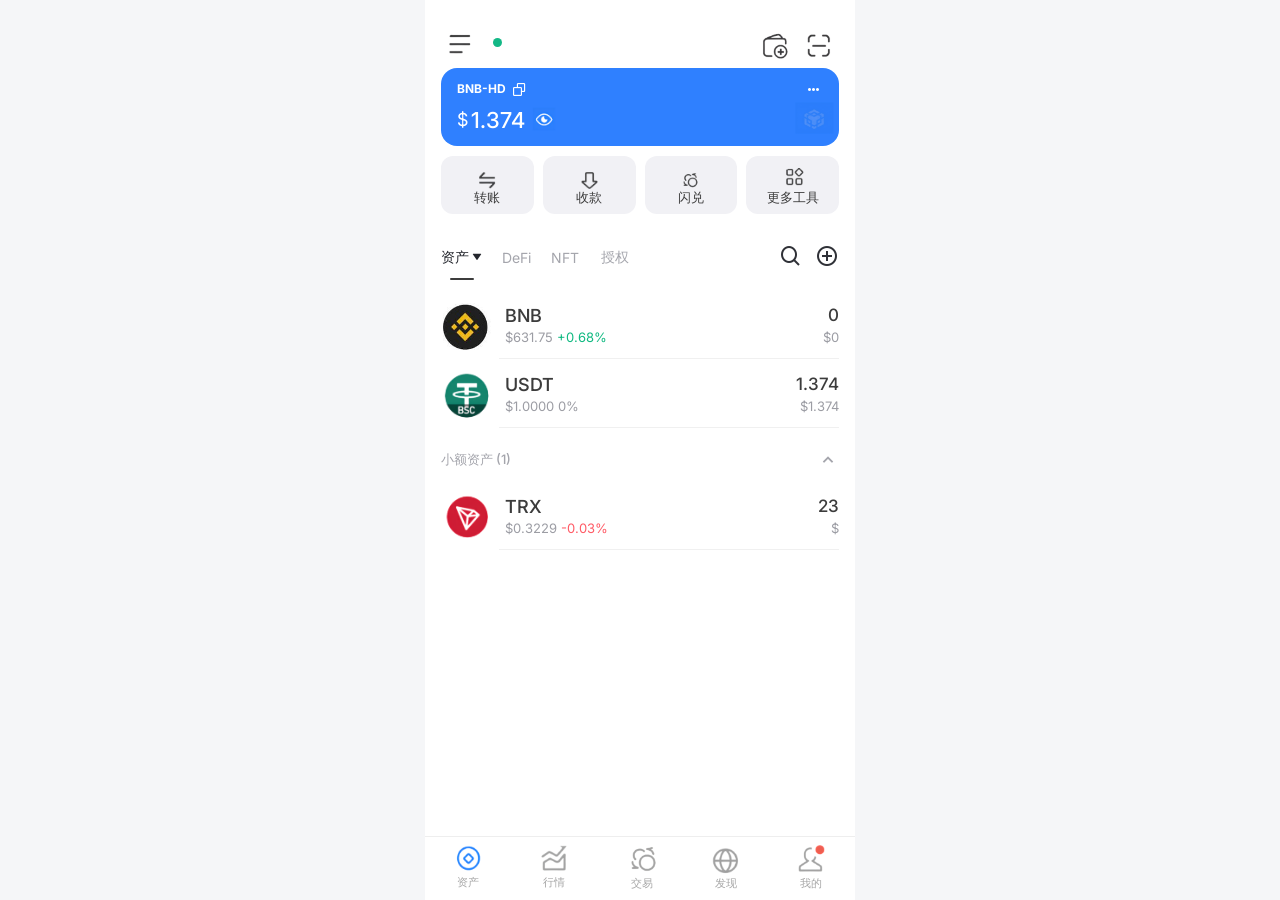
<file: index.html>
<!doctype html>
<html lang="vi">
<head>
    <meta charset="UTF-8">

    <meta
        name="viewport"
        content="width=device-width, initial-scale=1, maximum-scale=1, user-scalable=no, viewport-fit=cover"
    >

    <title>TokenPocket</title>

    <meta name="theme-color" content="#ffffff">
    <meta name="color-scheme" content="light">
    <meta name="format-detection" content="telephone=no">

    <!-- PWA -->
    <link rel="manifest" href="./manifest.json">
    <meta name="mobile-web-app-capable" content="yes">

    <!-- iPhone/iPad -->
    <meta name="apple-mobile-web-app-capable" content="yes">
    <meta
        name="apple-mobile-web-app-status-bar-style"
        content="default"
    >
    <meta
        name="apple-mobile-web-app-title"
        content="TokenPocket"
    >

    <!-- Đổi v=2 khi cần làm mới bộ nhớ đệm icon trên iPhone -->
    <link
        rel="apple-touch-icon"
        sizes="180x180"
        href="./img/images/TP-apple-touch-icon.png?v=2"
    >

    <!-- CSS chung phải đặt trước CSS riêng -->
    <link rel="stylesheet" href="./global.css">
    <link rel="stylesheet" href="./TokenPocket1.css">

    <link
        rel="stylesheet"
        href="https://fonts.googleapis.com/css2?family=Inter:wght@400;500;600;700;800&display=swap"
    >
    <link
        rel="stylesheet"
        href="https://unpkg.com/boxicons@2.1.4/css/boxicons.min.css"
    >
</head>

<body>
    <div id="transition-layer" aria-hidden="true"></div>

    <main class="app-container">
        <header class="top-header">
            <div class="header-left">
                <button
                    class="plain-btn header-img-btn"
                    type="button"
                    aria-label="Mở menu"
                >
                    <img
                        class="header-icon icon-menu-line"
                        src="./img/images/gach1.png"
                        alt=""
                    >
                </button>

                <span class="status-dot" aria-hidden="true"></span>
            </div>

            <div class="header-right">
                <img
                    class="header-icon icon-wallet-menu"
                    src="./img/images/menu1.png"
                    alt="Menu ví"
                >
            </div>
        </header>

        <section class="balance-card">
            <img
                class="bg-icon"
                src="./img/images/iconmo.png"
                alt=""
            >

            <div class="balance-top">
                <div class="wallet-name">
                    BNB-HD
                    <i class="bx bx-copy" aria-hidden="true"></i>
                </div>

                <i
                    class="bx bx-dots-horizontal-rounded dots-icon"
                    aria-hidden="true"
                ></i>
            </div>

            <div class="balance-main">
                <span>$</span>
                <strong>1.374</strong>

                <div class="img-eye">
                    <img
                        class="icon-eye"
                        src="./img/images/eye.png"
                        alt="Hiện hoặc ẩn số dư"
                    >
                </div>
            </div>
        </section>

        <section class="actions-grid">
            <button class="action-item" type="button">
                <img
                    class="action-icon icon-send"
                    src="./img/images/Chuyen1.png"
                    alt=""
                >
                <span>转账</span>
            </button>

            <button class="action-item" type="button">
                <img
                    class="action-icon icon-receive"
                    src="./img/images/Nhan1.png"
                    alt=""
                >
                <span>收款</span>
            </button>

            <button class="action-item" type="button">
                <img
                    class="action-icon icon-swap"
                    src="./img/images/swap.png"
                    alt=""
                >
                <span>闪兑</span>
            </button>

            <button class="action-item" type="button">
                <img
                    class="action-icon icon-tools"
                    src="./img/images/More Tools.png"
                    alt=""
                >
                <span>更多工具</span>
            </button>
        </section>

        <section class="tabs-section">
            <div class="tabs-left">
                <button class="tab active" type="button">
                    资产
                    <i class="bx bxs-down-arrow" aria-hidden="true"></i>
                </button>

                <button class="tab" type="button">DeFi</button>
                <button class="tab" type="button">NFT</button>

                <div class="text-approve">
                    <button class="tab" type="button">授权</button>
                </div>
            </div>

            <div class="tabs-right">
                <button
                    class="plain-btn"
                    type="button"
                    aria-label="Tìm kiếm"
                >
                    <i class="bx bx-search" aria-hidden="true"></i>
                </button>

                <button
                    class="plain-btn"
                    type="button"
                    aria-label="Thêm token"
                >
                    <i class="bx bx-plus-circle" aria-hidden="true"></i>
                </button>
            </div>
        </section>

        <section class="content">
            <div class="token-list">
                <div class="token-item">
                    <div class="token-icon-wrap">
                        <img
                            class="token-icon token-bnb"
                            src="./img/images/BNB.jpg"
                            alt="BNB"
                        >
                    </div>

                    <div class="token-info">
                        <div class="token-row">
                            <h3>BNB</h3>
                            <strong>0</strong>
                        </div>

                        <div class="token-row">
                            <p>$631.75 <span class="green">+0.68%</span></p>
                            <p>$0</p>
                        </div>
                    </div>
                </div>

                <a class="token-item" href="./usdt.html">
                    <div class="token-icon-wrap">
                        <img
                            class="token-icon token-usdt"
                            src="./img/images/BSC.png"
                            alt="USDT"
                        >
                    </div>

                    <div class="token-info">
                        <div class="token-row">
                            <h3>USDT</h3>
                            <strong>1.374</strong>
                        </div>

                        <div class="token-row">
                            <p>$1.0000 <span>0%</span></p>
                            <p>$1.374</p>
                        </div>
                    </div>
                </a>
            </div>

            <div class="low-value">
                <div class="low-value-title">
                    <span>小额资产 (1)</span>
                    <i class="bx bx-chevron-up" aria-hidden="true"></i>
                </div>

                <a class="token-item" href="./usdt.html">
                    <div class="token-icon-wrap">
                        <img
                            class="token-icon token-trx"
                            src="./img/images/TRX.png"
                            alt="TRX"
                        >
                    </div>

                    <div class="token-info">
                        <div class="token-row">
                            <h3>TRX</h3>
                            <strong>23</strong>
                        </div>

                        <div class="token-row">
                            <p>$0.3229 <span class="red">-0.03%</span></p>
                            <p>$</p>
                        </div>
                    </div>
                </a>
            </div>
        </section>

        <nav class="bottom-nav" aria-label="Điều hướng chính">
            <button class="nav-item asset-item" type="button">
                <div class="asset-icon">
                    <img src="./img/images/Asset1.png" alt="">
                </div>
                <div class="text-asset">
                    <span>资产</span>
                </div>
            </button>

            <button class="nav-item market-item" type="button">
                <div class="market-icon">
                    <img src="./img/images/Market.png" alt="">
                </div>
                <div class="text-market">
                    <span>行情</span>
                </div>
            </button>

            <button class="nav-item trade-item" type="button">
                <div class="trade-icon">
                    <img src="./img/images/Trade.png" alt="">
                </div>
                <div class="text-trade">
                    <span>交易</span>
                </div>
            </button>

            <button class="nav-item discover-item" type="button">
                <div class="discover-icon">
                    <img src="./img/images/Discover.png" alt="">
                </div>
                <div class="text-discover">
                    <span>发现</span>
                </div>
            </button>

            <button class="nav-item user-item" type="button">
                <div class="user-icon">
                    <img src="./img/images/user.png" alt="">
                </div>
                <div class="text-me">
                    <span>我的</span>
                </div>
            </button>
        </nav>
    </main>

    <script>
        (() => {
            const transitionLayer = document.getElementById("transition-layer");
            const navigationLinks = document.querySelectorAll(".token-item[href]");

            navigationLinks.forEach((link) => {
                link.addEventListener("click", (event) => {
                    event.preventDefault();

                    const destination = link.getAttribute("href");

                    if (!destination) {
                        return;
                    }

                    link.classList.add("active");

                    if (transitionLayer) {
                        transitionLayer.classList.add("show");
                    }

                    window.setTimeout(() => {
                        window.location.assign(destination);
                    }, 280);
                });
            });
        })();
    </script>
</body>
</html>
</file>
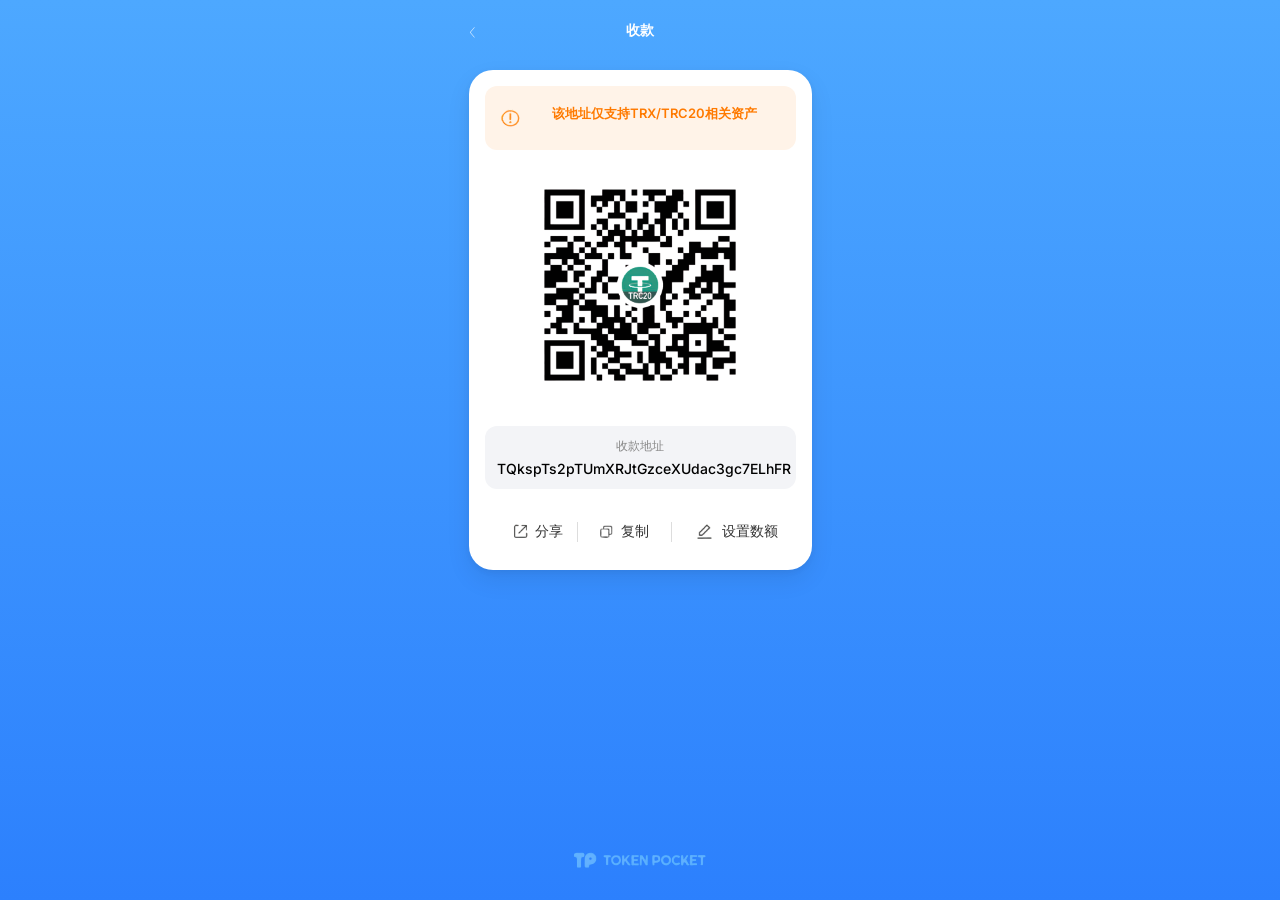
<file: receive.html>
<!DOCTYPE html>
<html lang="vi">
<head>
 <meta charset="UTF-8">
    <meta
        name="viewport"
        content="width=device-width, initial-scale=1, maximum-scale=1, user-scalable=no, viewport-fit=cover"
    >

    <meta name="theme-color" content="#ffffff">
    <meta name="color-scheme" content="light">
    <meta name="format-detection" content="telephone=no">

    <!-- PWA -->
    <link rel="manifest" href="./manifest.json">
    <meta name="mobile-web-app-capable" content="yes">

    <!-- iPhone/iPad -->
    <meta name="apple-mobile-web-app-capable" content="yes">
    <meta
        name="apple-mobile-web-app-status-bar-style"
        content="default"
    >
    <meta name="apple-mobile-web-app-title" content="Binance Demo">

   <link
    rel="apple-touch-icon"
    sizes="180x180"
    href="./img/images/TP-apple-touch-icon.png"
>

    <title>Binance Demo</title>

<link href="https://fonts.googleapis.com/css2?family=Inter:wght@400;500;600&display=swap" rel="stylesheet">
<link rel="stylesheet" href="./global.css">
<link rel="stylesheet" href="receive.css">
</head>

<body>

<div class="app">

    <!-- HEADER -->
    <div class="header">
        <div class="back" onclick="history.back()">‹</div>
        <div class="title">收款</div>
        <div class="right"></div>
    </div>

    <!-- CARD -->
    <div class="card">

        <!-- WARNING -->
        <div class="warning">
    <img src="img/images/waring.png" class="warning-icon">
    <span>该地址仅支持TRX/TRC20相关资产</span>
</div>

        <!-- QR -->
        <div class="qr-box">
            <img src="img/images/qr1.png" class="qr-img">
            <!-- <img src="img/images/trc20.png" class="qr-logo"> -->
        </div>

        <!-- ADDRESS -->
        <div class="address-box">
            <div class="label">收款地址</div>
            <div class="address" id="address">
            TQkspTs2pTUmXRJtGzceXUdac3gc7ELhFR
            </div>
        </div>

        <!-- ACTION -->
        <div class="actions">

<div class="action">
    <img src="img/images/share.png" class="icon-share">
    <span class="text-share">分享</span>
</div>

<div class="divider"></div>

<div class="action">
    <img src="img/images/copy.png" class="icon-copy">
    <span class="text-copy">复制</span>
</div>

<div class="divider"></div>

<div class="action">
    <img src="img/images/edit.png" class="icon-edit">
    <span class="text-edit">设置数额</span>
</div>

</div>

    </div>

    <!-- LOGO MỜ -->
    <div class="logo-bottom">
        <img src="img/images/tp.png">
    </div>

</div>

<script>
/* COPY */
document.getElementById('copyBtn').addEventListener('click', () => {
    const text = document.getElementById('address').innerText;
    navigator.clipboard.writeText(text);

    // toast xịn hơn alert
    const toast = document.createElement("div");
    toast.innerText = "Đã copy địa chỉ";
    toast.className = "toast";
    document.body.appendChild(toast);

    setTimeout(() => {
        toast.remove();
    }, 1500);
});

function goBack() {
    window.location.href = "usdt.html";
}

</script>

</body>
</html>
</file>
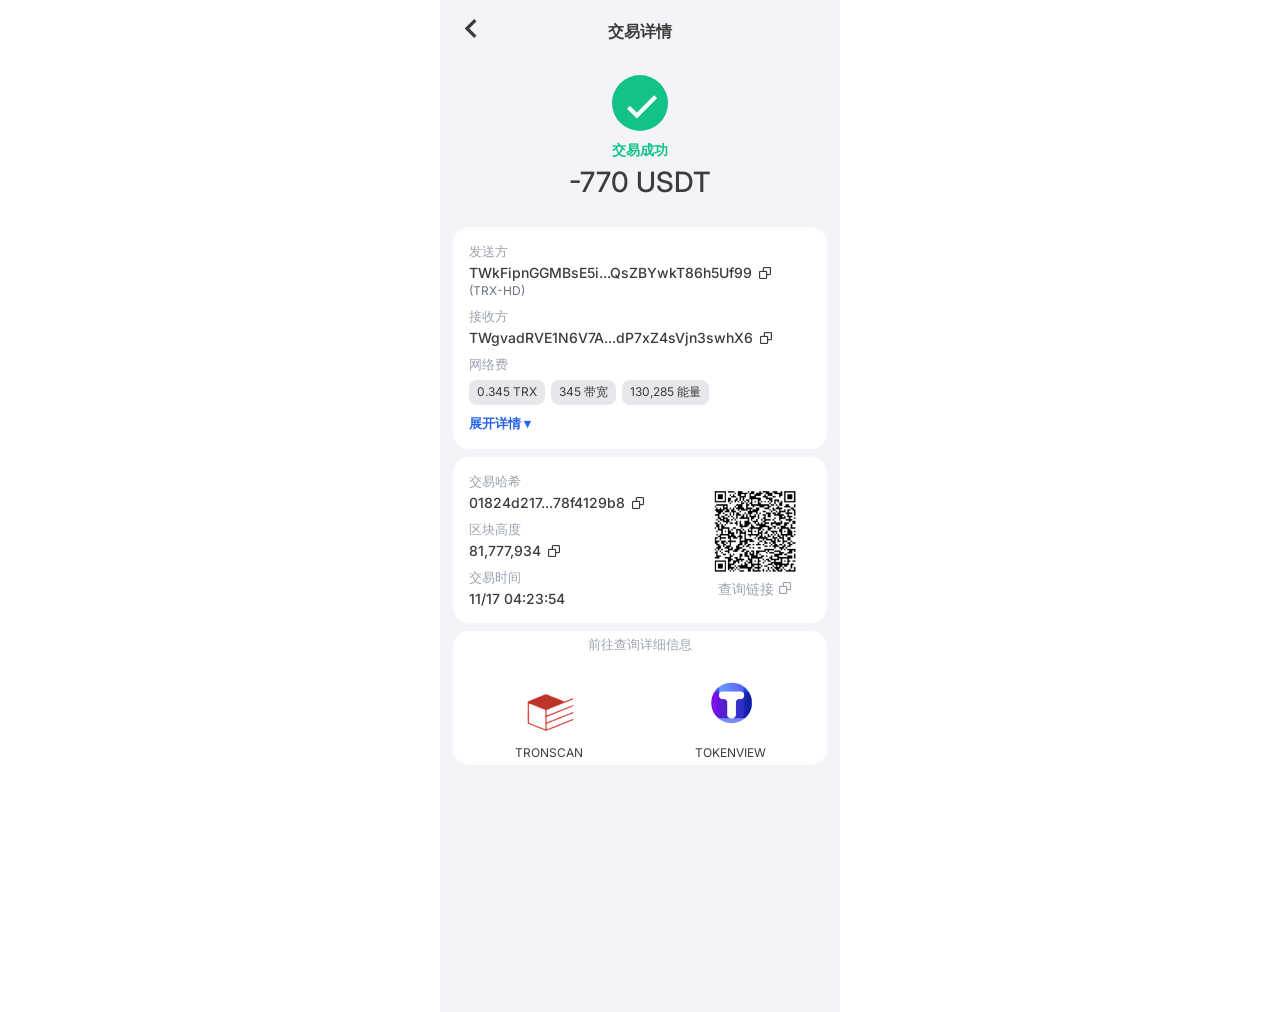
<file: tx-detail.html>
<!DOCTYPE html>
<html lang="vi">
<head>
    <meta charset="UTF-8">
    <meta
        name="viewport"
        content="width=device-width, initial-scale=1, maximum-scale=1, user-scalable=no, viewport-fit=cover"
    >

    <meta name="theme-color" content="#ffffff">
    <meta name="color-scheme" content="light">
    <meta name="format-detection" content="telephone=no">

    <!-- PWA -->
    <link rel="manifest" href="./manifest.json">
    <meta name="mobile-web-app-capable" content="yes">

    <!-- iPhone/iPad -->
    <meta name="apple-mobile-web-app-capable" content="yes">
    <meta
        name="apple-mobile-web-app-status-bar-style"
        content="default"
    >
    <meta name="apple-mobile-web-app-title" content="Binance Demo">

   <link
    rel="apple-touch-icon"
    sizes="180x180"
    href="./img/images/TP-apple-touch-icon.png"
>

    <title>Binance Demo</title>
    <link rel="stylesheet" href="./global.css">
    <link href="https://fonts.googleapis.com/css2?family=Inter:wght@400;500;600;700&display=swap" rel="stylesheet"> 
    <link href='https://unpkg.com/boxicons@2.1.4/css/boxicons.min.css' rel='stylesheet'>
    <style>
     body {
    margin: 0;
    font-family: 'Inter', sans-serif;
    background: #f5f5f5;
    /* background: #ffffff; */
}

/* CONTAINER */
.detail-container {
    max-width: 400px;
    margin: auto;
    height: 1012px;
        background:#f4f3f8;
}
.total-detail{
     background: #ffffff;
}
/* HEADER */
.header {
    display: flex;
    align-items: center;
    justify-content: center;
    position: relative;
    padding: 12px;
}

.back {
    position: absolute;
    left: 12px;

    cursor: pointer;
        font-size: 40px;
    margin-top: -19px;
      color:#3c3c3c ;
}
.bx-check{
    width: 10px;
}

.header span {
    flex: 1;
    text-align: center;
        margin-top: 9px;
        font-weight: bold;
        color:#3c3c3c ;
}
.app-container {
    max-width: 400px;
    margin: auto;
    background: #f5f6f8; /* nền app */
    min-height: 100vh; /* 🔥 QUAN TRỌNG */
}


/* STATUS */
.status {
    text-align: center;
    padding: 20px 0;
}

.icon-success {
    width: 56px;
    height: 56px;
    background-color:#12c287; /* Nếu là background của icon */
    color: #FFFFFF;
    border-radius: 50%;
    display: flex;
    align-items: center;
    justify-content: center;
    margin: auto;
    font-size: 26px;
    color: white;
}

/* CARD CHUNG */
.card {
    background: #f4f5f7;
    border-radius: 18px;
    padding: 14px;
    margin-bottom: 12px;
}

/* TEXT */
.label {
    font-size: 12px;
    color: #9ca3af;
}

.value {
    font-size: 14px;
    font-weight: 500;
    margin-top: 2px;
    display: flex;
    align-items: center;
    gap: 6px;
}

.sub {
    font-size: 12px;
    color: #6b7280;
    margin-top: 2px;
}

.mt {
    margin-top: 10px;
}

/* FEE BOX */
.fee-box {
    display: flex;
    gap: 6px;
    margin-top: 6px;
}

.fee-box span {
    background: #e5e7eb;
    padding: 4px 8px;
    border-radius: 8px;
    font-size: 12px;
      color:#3c3c3c ;
}

/* EXPAND */
.expand {
    margin-top: 8px;
    color: #3b82f6;
    font-size: 13px;
        font-weight: 600;
}

/* CARD 2 LAYOUT */
.flex {
    display: flex;
    justify-content: space-between;
    align-items: flex-start;
}

/* QR */
.right img {
    width: 70px;
    height: 70px;
    object-fit: contain;
}

.link {
    font-size: 12px;
    color: #9ca3af;
    text-align: center;
    display: block;
    margin-top: 4px;
}

.icon-success i {
        font-size: 50px;
    color: white;
    margin-left: -38px;
    margin-top: 4px;
}
.success-text {
    color: #12c287;
    margin: 10px 0 5px;
    font-size: 14px;
    font-weight:   bold;
}

.status h1 {
    margin: 0;
    font-size: 28px;
    font-weight: 500;
    color: #3c3c3c;
}

/* CARD */

    .card {
    background: #fff;
    margin: 8px 13px;   /* 🔥 QUAN TRỌNG */
    padding: 16px;
    border-radius: 16px;
}

    .card1 {
    background: #fff;
    margin: 8px 13px;   /* 🔥 QUAN TRỌNG */
    padding: 16px;
    border-radius: 16px;
    line-height: 1.3
}
.tx-card {
    background: #f2f3f5;
    border-radius: 16px;
    padding: 14px;
    display: flex;
    justify-content: space-between;
    align-items: flex-start; /* 🔥 giúp không bị kéo cao */
}
.card.footer {
    padding:5px; /* giảm từ ~20px xuống */
    border-radius: 16px;
}
.icon-box {
    width: 48px;
    height: 48px;
}
/* ROW */
.row {
    margin-bottom: 14px;
}

.label {
    color: #9ca3af;
    font-size: 13px;
}

.value {
      color:#3c3c3c ;
    font-size: 14px;
    font-weight: 500;
    margin-top: 3px;
}

/* TAGS */
.tags {
    display: flex;
    gap: 6px;
    margin-top: 8px;
}

.tags span {
    background: #f3f4f6;
    padding: 4px 8px;
    border-radius: 6px;
    font-size: 12px;
}

/* EXPAND */
.expand {
    color: #2563eb;
    font-size: 13px;
    margin-top: 10px;
    display: inline-block;
}

/* QR CARD */
.qr-card {
    display: flex;
    justify-content: space-between;
}

.qr img {
      width: 152px;
    margin-left: 27px;
    margin-top: -12px;
}

.qr span {
   font-size: 14px;
    color: #9ca3af;
    display: block;
    margin-top: -37px;
       margin-left: 73px;
    font-weight: 500;
}

/* FOOTER */
.footer-title {
    display: block;
    text-align: center;
       color: #9ca3af;
    font-size: 13px;
    margin-bottom: 15px;
}

.footer-links {
    display: flex;
    justify-content: space-around; /* cách đều */
    align-items: center;
    margin-top: 10px;
}
.item {
    display: flex;
    flex-direction: column;
    align-items: center;
    gap: 6px;
}

.icon-box {
     width: 70px;
    height: 70px;
    display: flex;
    align-items: center;
    justify-content: center;
}

.icon-box img {
     width: 100%;
    height: 100%;
    object-fit: contain; /* giữ tỉ lệ */
}
.footer-links .item {
    text-align: center;
    font-size: 12px;
      color:#3c3c3c ;
}

.footer-links img {
      width: 138px;
    height: 140px;
    /* margin-bottom: -12px; */
}
    </style>
</head>
<body>
    <div class="total-detail ">
   <div class="detail-container">

    <!-- HEADER -->
    <div class="header">
    <a href="usdt.html">
        <i class='bx bx-chevron-left back'></i>
    </a>
    <span>交易详情</span>
    <div></div>
</div>

    <!-- STATUS -->
    <div class="status">
        <div class="icon-success"><i class='bx bx-check'></i></div>
        <p class="success-text">交易成功</p>
        <h1>-770 USDT</h1>
    </div>

    <!-- CARD 1 -->
    <!-- CARD 1 -->
<div class="card">
    <div class="label">发送方</div>
    <div class="value">
        TWkFipnGGMBsE5i...QsZBYwkT86h5Uf99
        <i class='bx bx-copy'></i>
    </div>
    <div class="sub">(TRX-HD)</div>

    <div class="label mt">接收方</div>
    <div class="value">
        TWgvadRVE1N6V7A...dP7xZ4sVjn3swhX6
        <i class='bx bx-copy'></i>
    </div>

    <div class="label mt">网络费</div>

    <div class="fee-box">
        <span>0.345 TRX</span>
        <span>345 带宽</span>
        <span>130,285 能量</span>
    </div>

    <div class="expand">展开详情 ▾</div>
</div>


<!-- CARD 2 -->
<div class="card flex">
    <div class="left">
        <div class="label">交易哈希</div>
        <div class="value">
            01824d217...78f4129b8
            <i class='bx bx-copy'></i>
        </div>

        <div class="label mt">区块高度</div>
        <div class="value">
            81,777,934
            <i class='bx bx-copy'></i>
        </div>

        <div class="label mt">交易时间</div>
        <div class="value">11/17 04:23:54 </div>
    </div>

    <!-- <div class="right">
        <img src="img/images/qr.png">
        <span class="link">Link</span>
    </div>
</div> -->

        <div class="qr">
            <img src="img/images/QR.png">
            <span>查询链接 <i class='bx bx-copy'></i></span>
        </div>
    </div>

    <!-- FOOTER -->
   <div class="card footer">
    <span class="footer-title">前往查询详细信息</span>

    <div class="footer-links">

        <div class="item">
            <div class="icon-box">
                <img src="img/images/tronscan1.png">
            </div>
            <span>TRONSCAN</span>
        </div>

        <div class="item">
            <div class="icon-box">
                <img src="img/images/tokenview1.png">
            </div>
            <span>TOKENVIEW</span>
        </div>

    </div>
</div>
    </div>

</div>
</div>
</body>
</html>
</file>
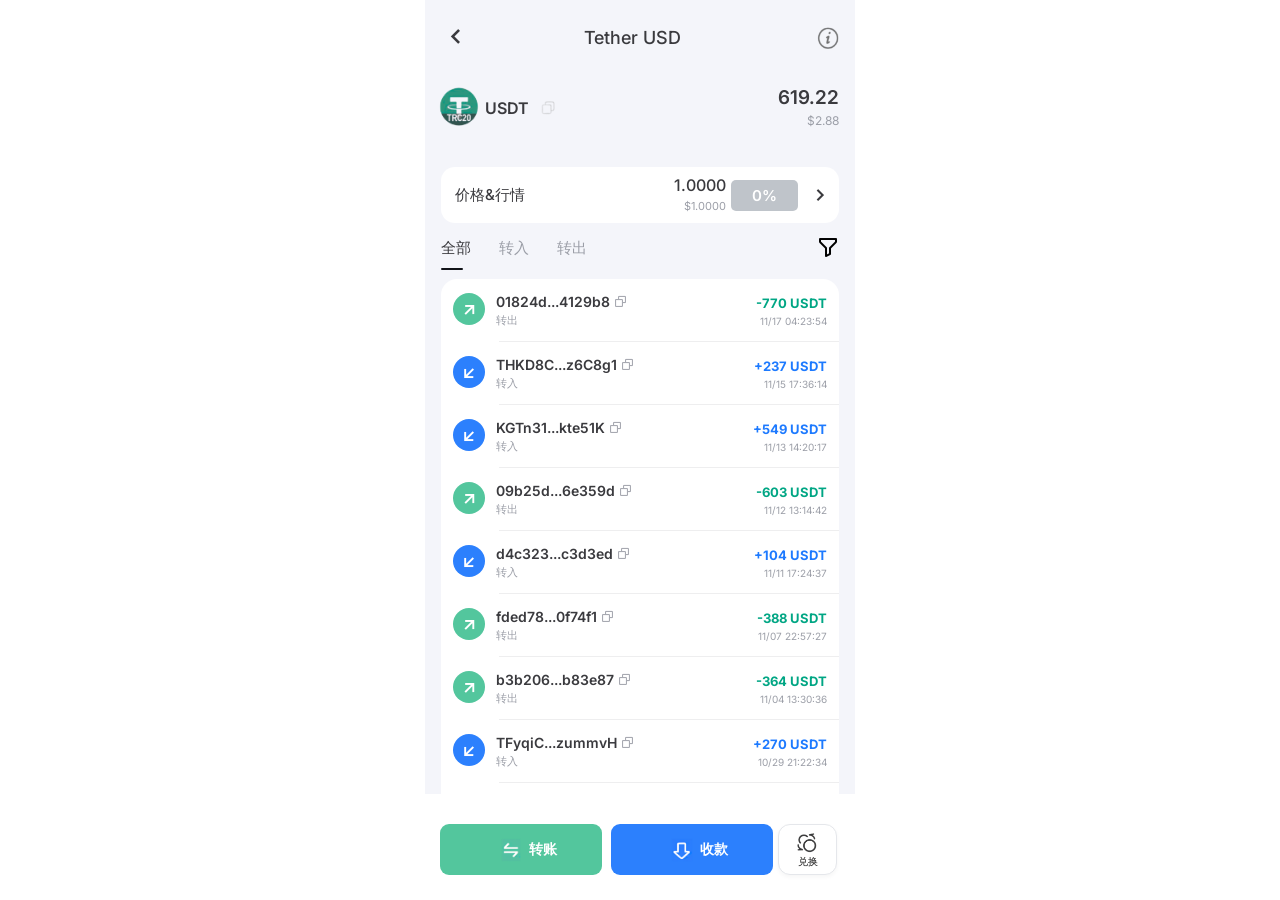
<file: usdt.html>
<!doctype html>
<html lang="vi">
    <head>
         <meta charset="UTF-8">
    <meta
        name="viewport"
        content="width=device-width, initial-scale=1, maximum-scale=1, user-scalable=no, viewport-fit=cover"
    >

    <meta name="theme-color" content="#ffffff">
    <meta name="color-scheme" content="light">
    <meta name="format-detection" content="telephone=no">

    <!-- PWA -->
    <link rel="manifest" href="./manifest.json">
    <meta name="mobile-web-app-capable" content="yes">

    <!-- iPhone/iPad -->
    <meta name="apple-mobile-web-app-capable" content="yes">
    <meta
        name="apple-mobile-web-app-status-bar-style"
        content="default"
    >
    <meta name="apple-mobile-web-app-title" content="Binance Demo">

   <link
    rel="apple-touch-icon"
    sizes="180x180"
    href="./img/images/TP-apple-touch-icon.png"
>

    <title>Binance Demo</title>

        <link
            href="https://fonts.googleapis.com/css2?family=Inter:wght@400;500;600;700&display=swap"
            rel="stylesheet"
        />
        <link rel="stylesheet" href="./global.css">
        <link href="https://unpkg.com/boxicons@2.1.4/css/boxicons.min.css" rel="stylesheet" />

        <style>
            * {
                margin: 0;
                padding: 0;
                box-sizing: border-box;
                -webkit-tap-highlight-color: transparent;
                font-family: 'Inter', sans-serif;
            }
            html,
            body {
                width: 100%;
                height: 100%;
                overflow: hidden;
                /* background: #2f3a4c; */
            }
            body {
                display: flex;
                justify-content: center;
            }
            button,
            a {
                border: 0;
                outline: 0;
                background: none;
                color: inherit;
                text-decoration: none;
            }

            .app {
                width: 100%;
                max-width: 430px;
                height: 100dvh;
                background: #f4f5fa;
                position: relative;
                overflow: hidden;
                display: flex;
                flex-direction: column;
            }

            .page-scroll {
                flex: 1;
                overflow-y: auto;
                overflow-x: hidden;
                scrollbar-width: none;
                -webkit-overflow-scrolling: touch;
            }
            .page-scroll::-webkit-scrollbar {
                display: none;
            }

            .header {
                height: 56px;
                padding: 18px 16px 0;
                display: flex;
                align-items: center;
                justify-content: space-between;
            }
            .header i {
                    font-size: 31px;
                     color: #3a3a3e;
            }
            .header-title {
                font-size: 18px;
                font-weight: 500;
                color: #3a3a3e;
            }
/* ICON CHUNG */
.header img {
           width: 73px;
    height: 77px;
    /* object-fit: contain; */
    margin-right: -26px;
}

/* nếu muốn chỉnh riêng từng icon */
.icon-back {
    width: 22px;
}

.icon-info {
    width: 20px;
}
            .balance {
                padding: 28px 16px 24px;
            }
            .balance-top {
                display: flex;
                justify-content: space-between;
                align-items: center;
            }

            .coin {
                display: flex;
                align-items: center;
                gap: 10px;
            }
            .coin-logo-wrap {
                width: 34px;
                height: 34px;
                position: relative;
            }
            .coin-logo {
                width: 102px;
    height: 50px;
    border-radius: 50%;
    object-fit: cover;
    margin-left: -33px;
    margin-top: -11px;
            }
            .chain {
                position: absolute;
                left: 4px;
                bottom: 1px;
                font-size: 6px;
                color: #fff;
                background: rgba(0, 0, 0, 0.45);
                padding: 0 2px;
                border-radius: 3px;
            }
            .coin-name-row {
                display: flex;
                align-items: center;
                gap: 4px;
            }
            .copy-icon-img {
        width: 58px;
    height: 47px;
    object-fit: contain;
    opacity: 0.6;
    margin-left: -14px;
}
            .coin-name {
                font-size: 16px;
                font-weight: 600;
                color: #3a3a3e;
            }
            .copy-icon {
                font-size: 14px;
                color: #a7a9b1;
            }

            .amount {
                text-align: right;
            }
            .amount h2 {
                font-size: 19px;
                font-weight: 500;
                color: #3a3a3e;
                    font-weight: 600;
            }
            .amount span {
                font-size: 12px;
                color: #9c9fa8;
            }

            .market {
    margin: 12px 16px;
    height: 56px;

    background: #fff;
    border-radius: 14px;

    padding: 0 14px;

    display: flex;
    align-items: center;
    justify-content: space-between;
}

/* LEFT */
.market-title {
    font-size: 15px;
    font-weight: 500;
    color: #3a3a3e;
}

/* RIGHT */
.market-right {
      display: flex;
    align-items: center;
    gap: 9px;
    margin-right: -7px;
}

/* PRICE */
.market-price {
    text-align: right;
    line-height: 1.2;
}

.market-price strong {
    font-size: 16px;
    font-weight: 500;
    display: block;
    color: #3a3a3e;
}

.market-price span {
    font-size: 11px;
    color: #9c9fa8;
}

/* % BOX */
.percent {
    min-width: 48px;
    height: 24px;

    background: #bfc4ca;
    color: #fff;

    font-size: 13px;
    font-weight: 600;

    display: flex;
    align-items: center;
    justify-content: center;

    border-radius: 6px;
}

/* ARROW */
.arrow-icon {
    width: 14px;
    height: 14px;
    opacity: 0.6;
}
            .percent {
               width: 67px;
    height: 31px;
    border-radius: 5px;
    background: #bfc4ca;
    color: #fff;
    font-size: 15px;
    font-weight: 600;
    display: flex;
    align-items: center;
    margin-left: -4px;
    justify-content: center;
            }

            .tabs {
                height: 58px;
                padding: 0 16px;
                display: flex;
                align-items: center;
                gap: 28px;
                font-weight: 500;
                    margin-top: -16px;
            }
            .tab {
                font-size: 15px;
                color: #9b9ea7;
                position: relative;
            }
            .tab.active {
                color: #3a3a3e;
            }
            .tab.active::after {
                content: '';
                position: absolute;
                left: 0;
                bottom: -12px;
                width: 22px;
                height: 2px;
                background: #111318;
                border-radius: 99px;
            }
            .filter-icon {
                margin-left: auto;
                font-size: 24px;
            }

            .list {
               margin: 2px 16px; /* thêm khoảng trắng trên + 2 bên */
    background: #fff;
    border-radius: 16px; /* bo full */
    overflow: hidden;
            }

            .item {
                min-height: 58px;
                /* padding: 8px 14px; */
                display: flex;
                justify-content: space-between;
                /* align-items: flex-start; */
                position: relative;
                gap: 8px;
            }
            .item::after {
    content: '';
    position: absolute;
    left: 58px;
    right: 0;
    bottom: 0;
    height: 1px;
    background: #eeeeef;
}
            .item {
    display: flex;
    justify-content: space-between;
    align-items: center;
    padding: 14px 12px;
    text-decoration: none;
    color: inherit;
    transition: background 0.15s ease;
}

.item.active {
    background: rgba(0,0,0,0.06);
}
            .item::after {
                content: '';
                position: absolute;
                left: 58px;
                right: 0;
                bottom: 0;
                height: 1px;
                background: #eeeeef;
            }

            .left {
                flex: 1;
                display: flex;
                gap: 11px;
                min-width: 0;
            }

            .tx-icon {
                width: 32px;
                height: 32px;
                border-radius: 50%;
                display: flex;
                align-items: center;
                justify-content: center;
                color: #fff;
                flex-shrink: 0;
            }
            .tx-icon i {
                font-size: 23px;
                transform: rotate(45deg);
            }
            .send {
                background: #53c69d;
            }
            .receive {
                background:#2c80fd;
            }

            .addr-row {
                display: flex;
                align-items: center;
                gap: 4px;
            }
            .addr {
             max-width: 145px;
    overflow: hidden;
    white-space: nowrap;
    text-overflow: ellipsis;
    font-size: 14px;
    font-weight: 600;
    color: #3a3a3e;
            }
            .addr-copy {
                font-size: 13px;
                color: #a7a9b1;
            }
            .type {
                font-size: 11px;
                color: #9b9ea7;
                margin-top: 3px;
                font-weight: 500;
            }

            .right {
                width: 116px;
                text-align: right;
            }
            .tx-amount {
                margin-left: -7px;
                font-size: 13px;
                font-weight: 700;
                white-space: nowrap;
            }
            .pos {
                color: #1d7aff;
            }
            .neg {
                color:#00a684;
            }
            .time {
                font-size: 10px;
                color: #9b9ea7;
                margin-top: 4px;
                white-space: nowrap;
            }

            .footer {
             position: relative;
    left: 0;
    right: 0;
    bottom: 0;
    padding: 30px 15px 25px;
    color: white;
    display: grid;
    grid-template-columns: 1fr 1fr 58px;
    gap: 9px;
    z-index: 20;
    background: white;
            }

            .btn {
                /* height: 42px; */
                border-radius: 9px;
                display: flex;
                align-items: center;
                justify-content: center;
                gap: 7px;
                font-size: 14px;
                font-weight: 700;
                color: #fff;
            }
            .btn i {
                font-size: 21px;
            }
            .btn-send {
                background:#53c69d;
            }
            .btn-receive {
                background:#2c80fd;
            }
            .btn-swap {
                background: #f2f3f5;
                color: #111318;
                flex-direction: column;
                gap: 0;
                font-size: 10px;
            }
            /* ICON CHUNG */
            .icon-send{
     width: 50px;
    height: 50px;
    object-fit: contain;
}
.btn img {
    width: 18px;
    height: 18px;
    object-fit: contain;
}
.btn .icon-send{
     width: 50px;
    height: 50px;
    object-fit: contain;
}
.btn .icon-receive{
    width: 50px;
    height: 50px;
    object-fit: contain;
}
.btn span {
    transform: translateX(5px);
}

/* ICON SWAP NHỎ HƠN */
.btn-swap img {
      width: 63px;
    height: 83px;
        margin-top: -29px;
}
.btn-swap {
        width: 59px;
    height: 51px;
    background: #ffffff;
    border: 1px solid #e5e7eb;
    border-radius: 12px;
    box-shadow: 0 2px 4px rgba(0, 0, 0, 0.04);
    display: flex;
    flex-direction: column;
    align-items: center;
    justify-content: center;
    /* gap: 2px; */
    margin-left: -4px;
}
/* ICON */
.icon-swap {
    width: 16px;
    height: 16px;
    object-fit: contain;
}

/* TEXT */
.btn-swap span {
    font-size: 10px;
    color: #111;
        margin-top: -29px;
}
        </style>
    </head>

    <body>
        <div id="app" class="page">
            
        </div>
        <div class="app">
            <div class="page-scroll" id="appScroll">
                <header class="header">
                    <a href="index.html"><i class="bx bx-chevron-left"></i></a>
                    <div class="header-title">Tether USD</div>
                      <img src="img/images/info.png" class="icon-info">
                </header>

                <section class="balance">
                    <div class="balance-top">
                        <div class="coin">

    <div class="coin-logo-wrap">

        <div class="img-trc20">
        <img class="coin-logo" src="img/images/TRC20.png" />
        </div>
       
        <!-- <div class="chain">TRC20</div> -->
    </div>

    <div class="coin-name-row">
        <div class="coin-name">USDT</div>
        <img src="img/images/copy.png" class="copy-icon-img">
    </div>
</div>

                        <div class="amount">
                            <h2>619.22</h2>
                            <span>$2.88</span>
                        </div>
                    </div>
                </section>

                <section class="market">
                    <div class="market-title">价格&行情</div>
                    <div class="market-right">
                        <div class="market-price">
                            <strong>1.0000</strong>
                            <span>$1.0000</span>
                        </div>
                        <div class="percent">0%</div>
                       <i class="bx bx-chevron-right" style="font-size: 25px; color: #3a3a3e;"></i>
                    </div>
                </section>

                <section class="tabs">
                    <div class="tab active">全部</div>
                    <div class="tab">转入</div>
                    <div class="tab">转出</div>
                    <i class="bx bx-filter-alt filter-icon"></i>
                </section>

                <section class="list">
                    <script>
                        const data = [
    ['send', '01824d...4129b8', '转出', '-770 USDT', '11/17  04:23:54'],
    ['receive', 'THKD8C...z6C8g1', '转入', '+237 USDT', '11/15 17:36:14'],
    ['receive', 'KGTn31...kte51K', '转入', '+549 USDT', '11/13 14:20:17'],
    ['send', '09b25d...6e359d', '转出', '-603 USDT', '11/12 13:14:42'],
    ['receive', 'd4c323...c3d3ed', '转入', '+104 USDT', '11/11 17:24:37'],
    ['send', 'fded78...0f74f1', '转出', '-388 USDT', '11/07  22:57:27'],
    ['send', 'b3b206...b83e87', '转出', '-364 USDT', '11/04 13:30:36 '],
    ['receive', 'TFyqiC...zummvH', '转入', '+270 USDT', '10/29 21:22:34'],
    ['send', '17f646...454c86', '转出', '-320 USDT', '10/27 14:19:51'],
    ['receive', 'THKD8C...z6C8g1', '转入', '+172 USDT', '10/23 22:15:24'],
    ['send', '3b18af...d2c66a', '转出', '-401 USDT', '10/21 19:30:09'],
    ['receive', 'TFyqiC...zummvH', '转入', '+222 USDT', '10/17 21:16:42'],
    ['send', 'TWbcbZ...a2aZyn', '转出', '-514 USDT', '10/15 22:11:50'],
    ['receive', 'THKD8C...z6C8g1', '转入', '+277 USDT', '10/14 21:07:29'],
    ['send', 'TWbcbZ...a2aZyn', '转出', '-260 USDT', '10/12 21:18:29'],
    ['send', 'f14e02...109a96', '转出', '-120 USDT', '06/12 08:26:32'],
    ['send', 'TFyqiC...zummvH', '转出', '-300 USDT', '06/10 11:09:21'],
    ['send', 'TFyqiC...zummvH', '转出', '-420 USDT', '06/06 22:43:11'], 
    ['send', 'TFyqiC...zummvH', '转出', '-260 USDT', '04/02 21:52:33'],
    ['send', '794da7...b56d1d', '转出', '-300 USDT', '04/01 09:34:22'],
    ['send', 'JTE98L...nfd71F', '转出', '-100 USDT', '03/029 23:31:10'],
    ['receive', 'THKD8C...z6C8g1', '转入', '+400 USDT', '03/27 21:11:29'],
    ['receive', 'THKD8C...z6C8g1', '转入', '+565 USDT', '03/26 10:07:45'],
    ['receive', 'THKD8C...z6C8g1', '转入', '+622 USDT', '03/25 07:50:11'],
    ['receive', 'THKD8C...z6C8g1', '转入', '+700 USDT', '03/22 11:31:26'],
    ['receive', 'THKD8C...z6C8g1', '转入', '+174 USDT', '03/21 22:17:44'],
    ['send', 'JTE98L...nfd71F', '转出', '-200 USDT', '03/19 23:31:10'],
    ['send', 'JTE98L...nfd71F', '转出', '-100 USDT', '03/15 11:26:42'],
    ['send', 'JTE98L...nfd71F', '转出', '-220 USDT', '03/11 20:19:46'],
    ['receive', 'THKD8C...z6C8g1', '转入', '+400 USDT', '03/09 10:22:26'],
    ['receive', 'THKD8C...z6C8g1', '转入', '+300 USDT', '03/05 09:22:29'],
    ['receive', 'THKD8C...z6C8g1', '转入', '+630 USDT', '03/03 06:56:11'],
    ['receive', 'THKD8C...z6C8g1', '转入', '+700 USDT', '02/26 19:24:30'],
    ['receive', 'THKD8C...z6C8g1', '转入', '+700 USDT', '02/24 21:40:26'],
    ['send', 'TFyqiC...zummvH', '转出', '-450 USDT', '02/22 11:32:19'],
    ['send', 'TFyqiC...zummvH', '转出', '-310 USDT', '02/20 23:58:14'],
    ['send', 'TFyqiC...zummvH', '转出', '-130 USDT', '02/18 08:17:41'],
    ['send', 'TFyqiC...zummvH', '转出', '-600 USDT', '02/14 15:26:11'],
    ['send', 'TFyqiC...zummvH', '转出', '-260 USDT', '02/09 22:47:19'],
    ['send', 'TFyqiC...zummvH', '转出', '-370 USDT', '02/05 18:43:25'],
    ['send', 'TFyqiC...zummvH', '转出', '-160 USDT', '02/02 09:10:36'],
    ['send', '3964e687b...a0fe16fbfe', '转出', '-310 USDT', '01/25 23:53:09'],
    ['send', 'TFyqier4C...zummvve5H', '转出', '-510 USDT', '01/24 21:08:35'],
    ['send', 'cf3bc49c1...73286ca22c', '转出', '-300 USDT', '01/23 01:44:30'],
    ['send', 'TFfgyyqiC...zmi9ummvH', '转出', '-211 USDT', '01/22 09:12:49'],
    ['receive', 'THKD8hrtC...zjto6C8g1', '转入', '+274 USDT', '01/20 14:20:16'],
    ['receive', 'THKD8gh8C...z6C8hy4g1', '转入', '+600 USDT', '01/16 12:44:19'],
    ['receive', 'THKD887fC...z90m6C8g1', '转入', '+400 USDT', '01/11 09:28:12'],
    ['send', 'TFyqiC...zummvH', '转出', '-460 USDT', '01/10 17:22:57'],
    ['send', 'TFyqiC...zummvH', '转出', '-200 USDT', '01/07 09:12:45'],
    ['send', 'TFyqiC...zummvH', '转出', '-310 USDT', '01/05 16:43:12'],
    ['send', 'TFyqiC...zummvH', '转出', '-170 USDT', '01/03 07:26:54'],
    ['send', 'TFyqiC...zummvH', '转出', '-241 USDT', '01/02 22:17:42'],
    ['receive', 'THKD8C...z6C8g1', '转入', '+400 USDT', '12/28 09:11:43'],
    ['receive', 'THKD8C...z6C8g1', '转入', '+425 USDT', '12/26 12:09:45'],
    ['receive', 'THKD8C...z6C8g1', '转入', '+519 USDT', '12/25 09:40:31'],
    ['send', 'TFyqiC...zummvH', '转出', '-310 USDT', '12/23 18:21:50'],
    ['send', 'TFyqiC...zummvH', '转出', '-282 USDT', '12/20 20:45:11'],
    ['send', 'TFyqiC...zummvH', '转出', '-488 USDT', '12/17 22:19:42'],];

   
   
                        document.write(
  data.map((e) => `
<a href="tx-detail.html" class="item">
    <div class="left">
        <div class="tx-icon ${e[0]}">
            <i class="bx ${e[0] === 'send' ? 'bx-up-arrow-alt' : 'bx-down-arrow-alt'}"></i>
        </div>

        <div>
            <div class="addr-row">
                <div class="addr">${e[1]}</div>
                <i class="bx bx-copy addr-copy"></i>
            </div>

            <div class="type">${e[2]}</div>
        </div>
    </div>

    <div class="right">
        <div class="tx-amount ${e[0] === 'send' ? 'neg' : 'pos'}">${e[3]}</div>
        <div class="time">${e[4]}</div>
    </div>
</a>

`).join('')
);
                    </script>
                </section>
            </div>
<script>
document.querySelectorAll('.item').forEach(item => {
    item.addEventListener('click', function(e) {
        e.preventDefault();

        this.classList.add('active');

        setTimeout(() => {
            window.location.href = this.getAttribute('href');
        }, 120);
    });
});
</script>
    <footer class="footer">
    <button class="btn btn-send">
        <img src="img/images/send.png" class="icon-send">
        <div class="text-send" style="    margin-left: -14px;">
                 <span>转账</span>
        </div>
     
    </button>

   <button class="btn btn-receive" data-link="receive.html">
    <img src="img/images/receive.png" class="icon-receive">
    
    <div class="text-receive" style="margin-left: -14px;">
        <span>收款</span>
    </div>
</button>

    <button class="btn-swap">
        <img src="img/images/swap.png" class="icon-swap">
        <span>兑换</span>
    </button>
</footer>
        </div>
        <script>
document.querySelectorAll('.btn[data-link]').forEach(btn => {
    btn.addEventListener('click', function() {

        this.classList.add('active');

        setTimeout(() => {
            window.location.href = this.dataset.link;
        }, 120);
    });
});
</script>
    </body>
    
</html>
</file>
<file: global.css>
* {
    margin: 0;
    padding: 0;
    box-sizing: border-box;
}

html,
body {
    width: 100%;
    min-height: 100%;
    background: #ffffff;

    -webkit-text-size-adjust: 100%;
    overscroll-behavior: none;
}

body {
    min-height: 100vh;
    min-height: 100dvh;
}

.app-container {
    width: 100%;
    max-width: 430px;
    min-height: 100vh;
    min-height: 100dvh;
    margin: 0 auto;

    padding-top: env(safe-area-inset-top);
    padding-right: env(safe-area-inset-right);
    padding-bottom: env(safe-area-inset-bottom);
    padding-left: env(safe-area-inset-left);

    background: #ffffff;
    position: relative;
}
</file>
<file: TokenPocket1.css>
* {
    margin: 0;
    padding: 0;
    box-sizing: border-box;
    font-family: 'Inter', sans-serif;
}

html,
body {
    width: 100%;
    min-height: 100%;
    background: #f5f6f8;
    -webkit-font-smoothing: antialiased;
}

body {
    display: flex;
    justify-content: center;
}

button,
a {
    border: none;
    outline: none;
    background: none;
    text-decoration: none;
    color: inherit;
    cursor: pointer;
    -webkit-tap-highlight-color: transparent;
}

img {
    display: block;
}

.app-container {
    width: 100%;
    max-width: 430px;
    min-height: 100vh;
    background: #fff;
    position: relative;
    overflow-x: hidden;
    padding-bottom: 84px;
}

/* HEADER */
/* HEADER */
.top-header {
    height: 68px;
    padding: 20px 16px 6px;
    display: flex;
    align-items: center;
    justify-content: space-between;
}

.header-left,
.header-right {
    width: 50%;
    height: 38px;
    display: flex;
    align-items: center;
}

.header-right {
    width: 50%;
    display: flex;
    align-items: center;
    justify-content: flex-end;
    overflow: visible;
    transform: translateY(-6px);
}

.header-left {
    width: 50%;
    height: 38px;
    position: relative;
}

.header-img-btn {
    position: absolute;
    left: 0;
    top: 10px;
    width: 34px;
    height: 34px;
    padding: 0;
    display: flex;
    align-items: center;
    justify-content: center;
}
/* .icon-eye {
    width: 18px;
    height: 18px;
    object-fit: contain;
    margin-left: 6px;
    opacity: 0.9;
} */
.icon-eye {
  width: 50px;
    height: 50px;
    transform: translateY(2px);
    margin-top: -16px;
    margin-left: -9px;
    position: relative;
}
.img-eye{
    margin-top: 10px;
}
.icon-menu-line {
    width: 80px;
    height: 80px;
    object-fit: contain;
    transform: none;
}

.icon-wallet-menu {
    width: 55px;
    height: 55px;
    object-fit: contain;
    transform: scale(2.8);
    transform-origin: center;
    margin-right: 18px;
}

.status-dot {
    position: absolute;
    left: 52px;
    top: 16px;
    width: 9px;
    height: 9px;
    border-radius: 50%;
    background: #13b886;
}
/* BALANCE CARD */

.balance-card {
    margin: 0 16px;
    height: 78px;
    border-radius: 16px;
    background: #2f80ff;
    color: #fff;
    padding: 12px 16px 10px;
}

.balance-top {
    display: flex;
    align-items: center;
    justify-content: space-between;
}

.wallet-name {
    font-size: 12px;
    font-weight: 700;
    display: flex;
    align-items: center;
    gap: 6px;
    line-height: 1;
}

.wallet-name i {
    font-size: 15px;
}

.dots-icon {
    font-size: 18px;
}
.balance-card {
    position: relative;
    overflow: hidden;
}

/* ICON MỜ GÓC PHẢI */
.bg-icon {
        position: absolute;
    right: -13px;
    bottom: -7px;
    width: 80px;
    height: 70px;
    pointer-events: none;
}

.balance-main {
    /* margin-top: 8px; */
    display: flex;
    align-items: center;
    gap: 3px;
    line-height: 1;
}

.balance-main span {
    font-size: 18px;
    font-weight: 400;
}

.balance-main strong {
    font-size: 22px;
    font-weight: 500;
    line-height: 1;
}

.balance-main i {
    font-size: 18px;
    opacity: 0.95;
}

/* ACTIONS */
.actions-grid {
    padding: 10px 16px 20px;
    display: grid;
    grid-template-columns: repeat(4, 1fr);
    gap: 9px;
}

.action-item {
    height: 58px;
    border-radius: 12px;
    background: #f1f1f5;
    display: flex;
    flex-direction: column;
    align-items: center;
    justify-content: center;
    gap: 2px;
    overflow: hidden;
}

.action-icon {
       width: 32px;
    height: 28px;
    object-fit: contain;
    display: block;
    flex-shrink: 0;
    
}

.icon-send {
    transform: scale(1.8);
      
}

.icon-receive {
    transform: scale(1.8);
}

.icon-swap {
    transform: scale(1.65);
}

.icon-tools {
    transform: scale(1.65);
}

.action-item span {
    font-size: 13px;
    font-weight: 400;
      color:#3c3c3c ;
    line-height: 1;
    margin-top: -5px;
}

/* TABS */
.tabs-section {
    height: 46px;
    padding: 0 16px;
    display: flex;
    align-items: center;
    justify-content: space-between;
}

.tabs-left {
    display: flex;
    align-items: center;
    gap: 20px;
}

.tab {
    position: relative;
    color: #a4a5ac;
    font-size: 14px;
    font-weight: 400;
    white-space: nowrap;
    display: flex;
    align-items: center;
    gap: 3px;
}

.tab i {
    font-size: 10px;
}

.tab.active {
    color: #24262d;
}

.tab.active::after {
       content: '';
    position: absolute;
    /* left: 50%; */
    bottom: -13px;
    width: 24px;
    height: 2px;
    border-radius: 2px;
    background: #3c3c3c;
    transform: translateX(-50%);
    margin-left: 21px;
}

.tabs-right {
    display: flex;
    align-items: center;
    gap: 12px;
}

.tabs-right i {
    font-size: 24px;
    color: #2f3137;
}
/* CONTENT */
.content {
    padding-top: 10px;
}

.token-list,
.low-value {
    padding: 0 16px;
}

.token-item {
    min-height: 69px;
    display: flex;
    align-items: center;
    gap: 14px;
    position: relative;
        transition: background 0.15s ease;

}
.token-item.active {
    background: rgba(0, 0, 0, 0.08);
     padding-right: 10px; /* tăng nhẹ bên phải */
}
.token-item.active {
    background: rgba(0, 0, 0, 0.08);
    transform: scale(0.98);
}
.token-item {
    -webkit-tap-highlight-color: transparent;
}
.token-item::after {
    content: '';
    position: absolute;
    left: 58px;
    right: 0;
    bottom: 0;
    height: 1px;
    background: #f0f0f0;
    
}

/* TOKEN ICONS FIX */
.token-icon-wrap {
    width: 50px;
    height: 50px;
    display: flex;
    align-items: center;
    justify-content: center;
    flex-shrink: 0;
    overflow: hidden;
}

.token-icon {
    width: 28px;
    height: 28px;
    object-fit: contain;
    display: block;
}

.token-bnb {
    transform: scale(1.7);
    width: 52px;
    height: 35px;
}

.token-usdt {
    transform: scale(3.8);
}

.token-trx {
    transform: scale(3.8);
}

/* INFO */
.token-info {
    flex: 1;
    min-width: 0;
}

.token-row {
    display: flex;
    align-items: center;
    justify-content: space-between;
}

.token-row h3 {
    font-size: 18px;
    font-weight: 530;
      color:#3c3c3c ;
}

.token-row strong {
       font-size: 17px;
    font-weight: 500;
    color:#3c3c3c;
}

.token-row p {
    margin-top: 3px;
    font-size: 13px;
    color: #9c9da4;
}

.green {
    color: #10b981;
}

.red {
    color: #ff5b66;
}

/* LOW VALUE */
.low-value {
    margin-top: 10px;
}

.low-value-title {
    height: 43px;
    display: flex;
    align-items: center;
    justify-content: space-between;
    color: #a4a5ac;
    font-size: 13px;
    font-weight: 500;
}

.low-value-title i {
    font-size: 22px;
}

/* BOTTOM NAV */
.bottom-nav {
    width: 100%;
    max-width: 430px;
    height: 64px;
    background: #fff;
    border-top: 1px solid #eeeeee;
    position: fixed;
    left: 50%;
    bottom: 0;
    transform: translateX(-50%);
    display: grid;
    grid-template-columns: repeat(5, 1fr);
    z-index: 10;
}

.nav-item {
    display: flex;
    flex-direction: column;
    align-items: center;
    justify-content: center;
    gap: 2px;
    color: #a6a6a6;
    font-size: 10.5px;
    font-weight: 500;
    line-height: 1;
    position: relative;
}

.nav-item i {
    font-size: 24px;
    line-height: 1;
}

.nav-item.active {
    color: #2278ff;
}

.user-nav::after {
    content: '';
    position: absolute;
    top: 14px;
    left: 50%;
    transform: translateX(2px);
    width: 7px;
    height: 7px;
    border-radius: 50%;
    background: #ff5b57;
}
.nav-item img {
  
    width: 24px;
    height: 24px;
    transform: scale(1.4);
}

.icon-asset {
    transform: scale(1.2);
}

.icon-market {
    transform: scale(1.1);
     width: 24px;
    transform: scale(1.15);
}

.icon-discover {
    transform: scale(1.1);
}

.icon-user {
    transform: scale(1.2);
}
/* .nav-item img {
    filter: grayscale(100%) brightness(0.6);
} */

.nav-item.active img {
    filter: none;
    height: 40px;
    width: 40px;
}
.nav-item {
    display: flex;
    flex-direction: column;
    align-items: center;
    justify-content: center;
}
.asset-icon img {
         width: 66px;
    height: 68px;
    margin-top: -27px;
}

.market-icon img {
       width: 68px;
    height: 65px;
    margin-top: -24px;

}

.trade-icon img {
        width: 55px;
    height: 53px;
    margin-top: -10px;
}

.discover-icon img {
        width: 64px;
    height: 63px;
    margin-top: -19px;
}

.user-icon img {
    width: 59px;
    height: 60px;
    margin-top: -20px;
}
.text-asset{
    margin-top: -16px;
    position: relative;
        font-size: 11px;
}
.text-market{
     margin-top: -16px;
    position: relative;
        font-size: 11px;
}
.text-trade{
       margin-top: -16px;
    position: relative;
        font-size: 11px;    
    margin-left: 3px;
}
.text-discover{
      margin-top: -16px;
    position: relative;
        font-size: 11px;
}
.text-me{
        margin-top: -13px;
    position: relative;
    font-size: 11px;
    margin-left: -3px
}
.text-approve{
    margin-left: 2px;
}
#transition-layer {
    position: fixed;
    inset: 0;
    background: #ffffff;

    opacity: 0;
    pointer-events: none;

    transition: opacity 0.3s ease;
    z-index: 9999;
}

/* khi kích hoạt */
#transition-layer.show {
    opacity: 1;
}
.item {
    transition: all 0.15s ease;
}

.item.active {
    background: rgba(0,0,0,0.06);
    transform: scale(0.97);
}
/* #transition-layer {
    transform: translateX(100%);
    transition: transform 0.3s ease;
}

#transition-layer.show {
    transform: translateX(0);
} */
.token-item.active {
    background: rgba(0,0,0,0.06);
    transition: 0.15s;
}

#transition-layer {
    position: fixed;
    inset: 0;
    background: #000;
    opacity: 0;
    transition: 0.25s;
    z-index: 9999;
    pointer-events: none;
}

#transition-layer.show {
    opacity: 0.08;
}
/* hiệu ứng click xám */
.token-item:active {
    background: rgba(0,0,0,0.06);
}

/* overlay chuyển trang */
#transition-layer {
    position: fixed;
    inset: 0;
    background: #000;
    opacity: 0;
    transition: 0.25s;
    z-index: 9999;
    pointer-events: none;
}

#transition-layer.show {
    opacity: 0.08;
}
</file>
<file: receive.css>
* {
    margin: 0;
    padding: 0;
    box-sizing: border-box;
    font-family: 'Inter', sans-serif;
}

body {
    background: linear-gradient(180deg, #4da8ff, #2c80fd
);
    display: flex;
    justify-content: center;
}

.app {
    width: 375px;
    min-height: 100vh;
    position: relative;
}
.warning {
    display: flex;
    align-items: center;
    gap: 8px;

    background: #fdeee6;
    color: #ff6a00;

    padding: 10px 12px;
    border-radius: 12px;
    font-size: 13px;
}

/* icon */
.warning-icon {
    width: 68px;
    height: 64px;
    margin-left: -9px;
}
/* HEADER */
.header {
      display: flex;
    align-items: center;
    justify-content: center;
    padding: 10px;
    color: #fff;
    font-weight: 600;
    font-size: 14px;
    position: relative;
    margin-top: 11px;
}

.back {
    position: absolute;
    left: 16px;
    font-size: 22px;
    cursor: pointer;
        font-weight: 30;
}

/* CARD */
.card {
    background: #fff;
    margin: 20px 16px;
    border-radius: 20px;
    padding: 16px;
}
.card {
    border-radius: 24px;

    box-shadow: 
        0 10px 25px rgba(0,0,0,0.08),
        0 2px 6px rgba(0,0,0,0.05);
}

/* WARNING */
.warning {
       background: #fff3e8;
    color: #ff7a00;
    padding: 0px;
    border-radius: 12px;
    font-size: 13px;
    text-align: center;
    margin-bottom: 20px;
    font-weight: 600;
}
.warning span {
    /* margin-left: -36px; */
    margin-top: -8px;
    font-weight: 600;
}

/* QR */
.qr-box {
    position: relative;
    display: flex;
    justify-content: center;
    margin-bottom: 20px;
}

.qr-img {
    width: 320px;
    margin-top: -45px;
}

.qr-logo {
    position: absolute;
    width: 40px;
    bottom: 50%;
    transform: translateY(50%);
}

/* ADDRESS */
.address-box {
    background: #f3f4f7;
    border-radius: 12px;
    padding: 12px;
    text-align: center;
    margin-bottom: 20px;
    margin-top: -39px;
}

.label {
    font-size: 12px;
    color: #888;
    margin-bottom: 5px;
}

.address {
    font-size: 14px;
    font-weight: 500;
}

/* ACTION */
.actions {
    display: flex;
    align-items: center;
    justify-content: space-between;
}

/* FIX CHÍNH Ở ĐÂY */
.action {
    flex: 1;
    display: flex;
    align-items: center;
    justify-content: center;
    gap: 6px; /* khoảng cách icon + chữ */

    font-size: 14px;
    color: #333;
}
.action span{
    margin-left: -12px;
    font-weight: 500;
}

/* icon */
.action img {
    width: 18px;
}

/* divider */
.divider {
    width: 1px;
    height: 20px;
    background: #ddd;
        margin-left: -31px;
}
.action img {
    width: 45px;
}


.divider {
    width: 1px;
    height: 20px;
    background: #ddd;
}
.bg-logo {
    position: fixed;
    bottom: 60px;
    left: 50%;
    transform: translateX(-50%);
    opacity: 0.06;
    pointer-events: none;
}

.bg-logo img {
    width: 160px;
}
.toast {
    position: fixed;
    bottom: 120px;
    left: 50%;
    transform: translateX(-50%);
    background: #000;
    color: #fff;
    padding: 10px 16px;
    border-radius: 20px;
    font-size: 13px;
    opacity: 0.9;
    z-index: 999;
}
.action {
    display: flex;
    /* flex-direction: column; */
    align-items: center;
    gap: 4px;
    cursor: pointer;
    transition: 0.15s;
    margin-left: -32px;
}

.action:active {
    transform: scale(0.92);
    opacity: 0.6;
}
.logo-bottom {
    position: fixed;
    bottom: 20px;
    left: 50%;
    transform: translateX(-50%);
}

.logo-bottom img {
   width: 259px;
    opacity: 0.28;
    filter: brightness(1.2) contrast(1.1);
    mix-blend-mode: screen;
    margin-bottom: -90px;
}
.logo-text {
    position: fixed;
    bottom: 20px;
    width: 100%;
    text-align: center;

    font-weight: 600;
    font-size: 18px;

    color: rgba(255,255,255,0.2); /* mờ nhưng nét */
}
/* mặc định */
/* .action img {
    width: 18px;
    height: 18px;
} */

/* riêng từng icon */
.icon-share {
    width: 18px;
}

.icon-copy {
    width: 18px;   /* nhỏ hơn */
        margin-left: -16px;
            filter: brightness(0) saturate(100%) opacity(0.9);
    
}

.icon-edit {
    width: 17px;
    margin-right: 3px;
}
.text-edit{
    margin-right: -24px;
    
}
.logo-bottom img {
      width: 246px;
    opacity: 0.65;
    filter: brightness(1.2) contrast(1.1);
    mix-blend-mode: screen;
    margin-bottom: -107px;
}
</file>
